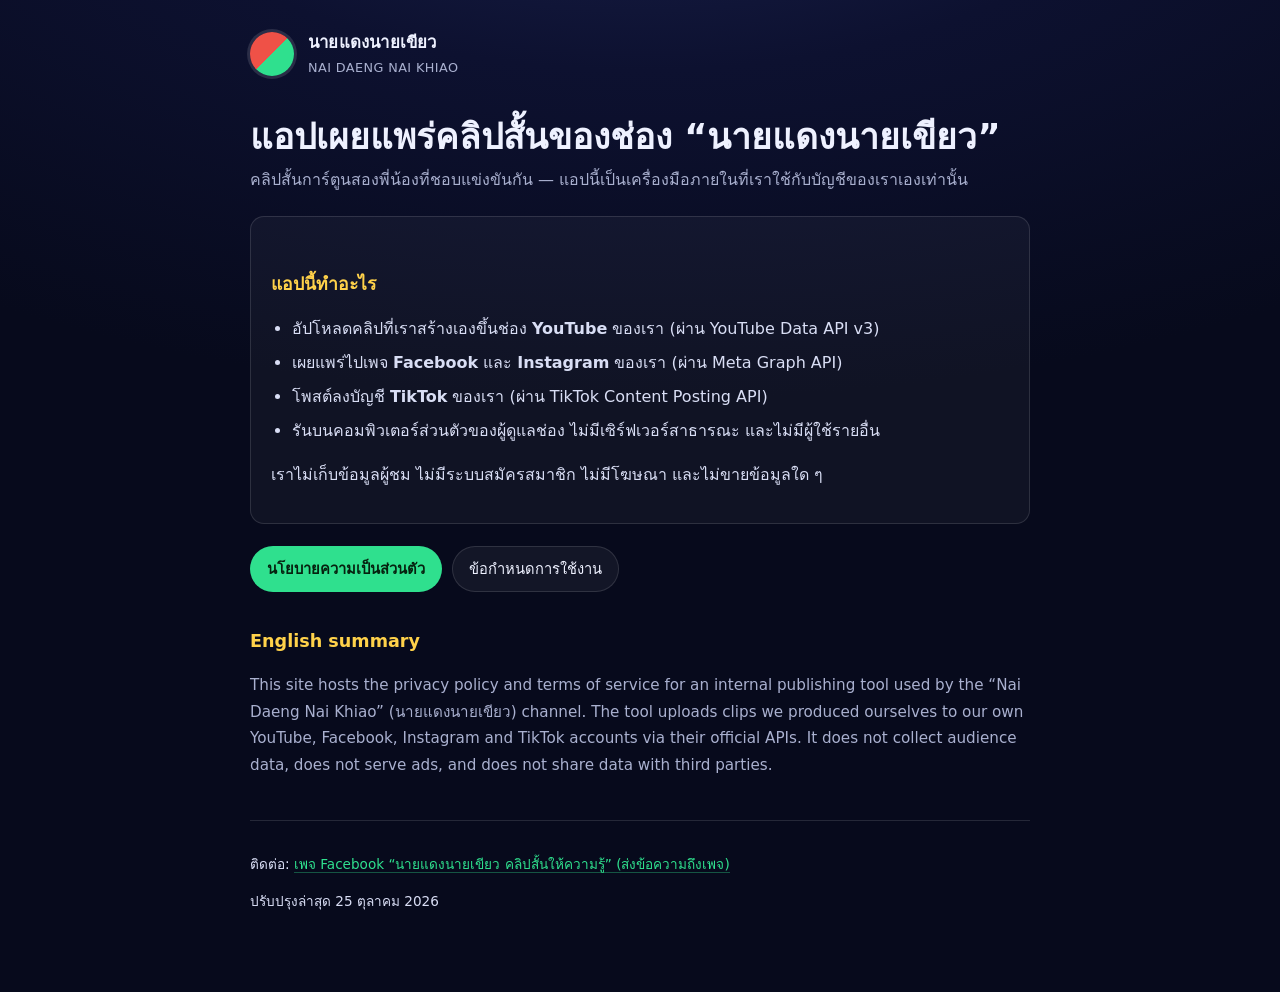
<file: index.html>
<!doctype html>
<html lang="th">
<head>
<meta charset="utf-8">
<meta name="viewport" content="width=device-width, initial-scale=1">
<title>นายแดงนายเขียว · แอปเผยแพร่คลิปสั้น</title>
<meta name="description" content="แอปภายในของช่อง นายแดงนายเขียว สำหรับเผยแพร่คลิปสั้นที่เราสร้างเองขึ้น YouTube, Facebook, Instagram และ TikTok">
<link rel="stylesheet" href="style.css">
</head>
<body>
<main>
  <header class="top">
    <span class="mark" aria-hidden="true"></span>
    <span class="brand">นายแดงนายเขียว<small>NAI DAENG NAI KHIAO</small></span>
  </header>

  <h1>แอปเผยแพร่คลิปสั้นของช่อง “นายแดงนายเขียว”</h1>
  <p class="lead">คลิปสั้นการ์ตูนสองพี่น้องที่ชอบแข่งขันกัน — แอปนี้เป็นเครื่องมือภายในที่เราใช้กับบัญชีของเราเองเท่านั้น</p>

  <div class="card">
    <h2>แอปนี้ทำอะไร</h2>
    <ul>
      <li>อัปโหลดคลิปที่เราสร้างเองขึ้นช่อง <strong>YouTube</strong> ของเรา (ผ่าน YouTube Data API v3)</li>
      <li>เผยแพร่ไปเพจ <strong>Facebook</strong> และ <strong>Instagram</strong> ของเรา (ผ่าน Meta Graph API)</li>
      <li>โพสต์ลงบัญชี <strong>TikTok</strong> ของเรา (ผ่าน TikTok Content Posting API)</li>
      <li>รันบนคอมพิวเตอร์ส่วนตัวของผู้ดูแลช่อง ไม่มีเซิร์ฟเวอร์สาธารณะ และไม่มีผู้ใช้รายอื่น</li>
    </ul>
    <p>เราไม่เก็บข้อมูลผู้ชม ไม่มีระบบสมัครสมาชิก ไม่มีโฆษณา และไม่ขายข้อมูลใด ๆ</p>
  </div>

  <nav class="links">
    <a class="primary" href="privacy.html">นโยบายความเป็นส่วนตัว</a>
    <a href="terms.html">ข้อกำหนดการใช้งาน</a>
  </nav>

  <h2>English summary</h2>
  <p class="en">This site hosts the privacy policy and terms of service for an internal publishing tool used by the
  “Nai Daeng Nai Khiao” (นายแดงนายเขียว) channel. The tool uploads clips we produced ourselves to our own
  YouTube, Facebook, Instagram and TikTok accounts via their official APIs. It does not collect audience data,
  does not serve ads, and does not share data with third parties.</p>

  <footer>
    <p>ติดต่อ: <a href="https://www.facebook.com/1335360219650342" rel="noopener">เพจ Facebook “นายแดงนายเขียว คลิปสั้นให้ความรู้” (ส่งข้อความถึงเพจ)</a></p>
    <p>ปรับปรุงล่าสุด 25 ตุลาคม 2026</p>
  </footer>
</main>
</body>
</html>
</file>
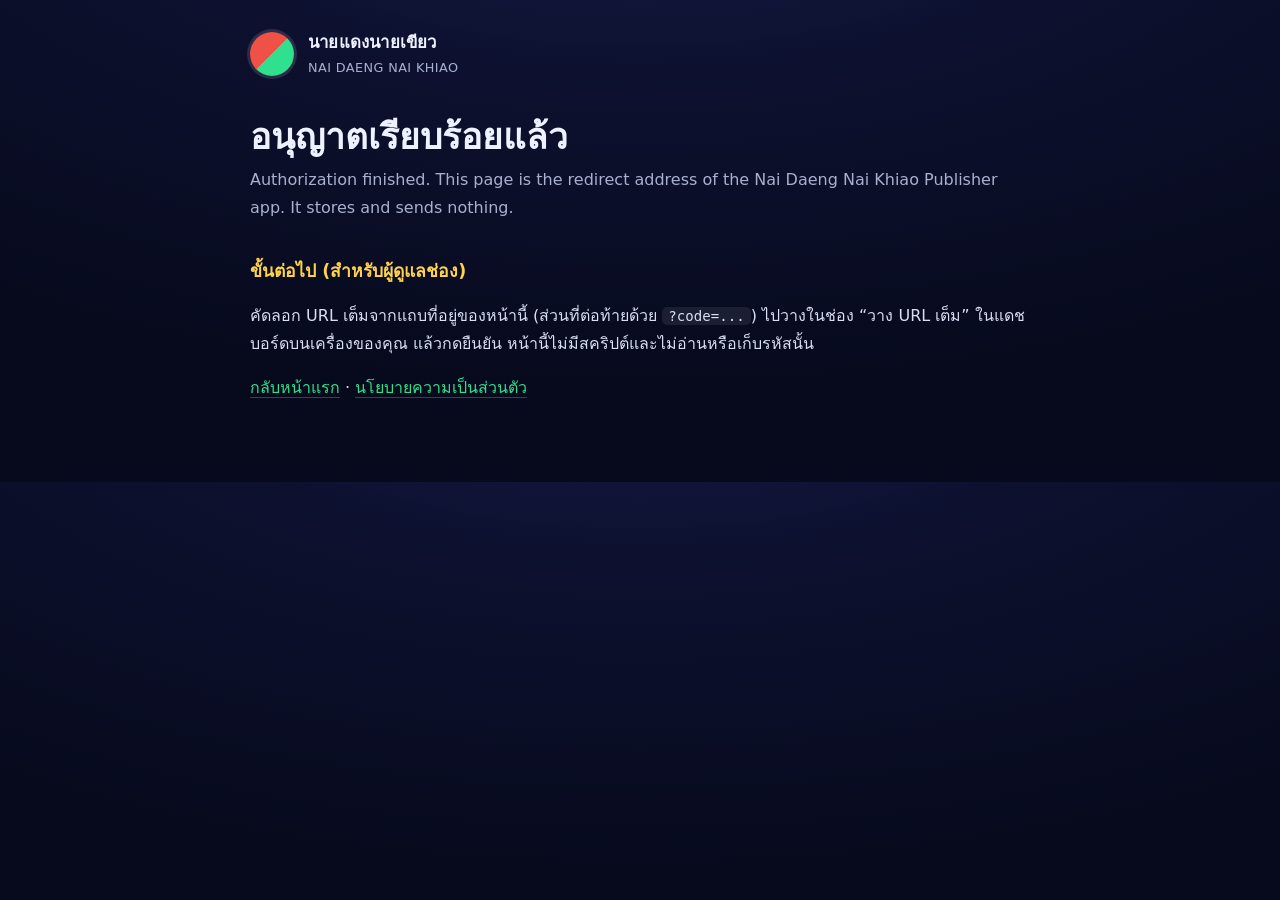
<file: callback.html>
<!doctype html>
<html lang="th">
<head>
<meta charset="utf-8">
<meta name="viewport" content="width=device-width, initial-scale=1">
<meta name="robots" content="noindex">
<meta name="referrer" content="no-referrer">
<title>เชื่อมบัญชีสำเร็จ · นายแดงนายเขียว</title>
<link rel="stylesheet" href="style.css">
</head>
<body>
<main>
  <header class="top">
    <span class="mark" aria-hidden="true"></span>
    <span class="brand">นายแดงนายเขียว<small>NAI DAENG NAI KHIAO</small></span>
  </header>

  <h1>อนุญาตเรียบร้อยแล้ว</h1>
  <p class="lead">Authorization finished. This page is the redirect address of the Nai Daeng Nai Khiao Publisher app. It stores and sends nothing.</p>

  <h2>ขั้นต่อไป (สำหรับผู้ดูแลช่อง)</h2>
  <p>คัดลอก URL เต็มจากแถบที่อยู่ของหน้านี้ (ส่วนที่ต่อท้ายด้วย <code>?code=...</code>) ไปวางในช่อง “วาง URL เต็ม” ในแดชบอร์ดบนเครื่องของคุณ แล้วกดยืนยัน หน้านี้ไม่มีสคริปต์และไม่อ่านหรือเก็บรหัสนั้น</p>

  <p><a href="index.html">กลับหน้าแรก</a> · <a href="privacy.html">นโยบายความเป็นส่วนตัว</a></p>
</main>
</body>
</html>
</file>
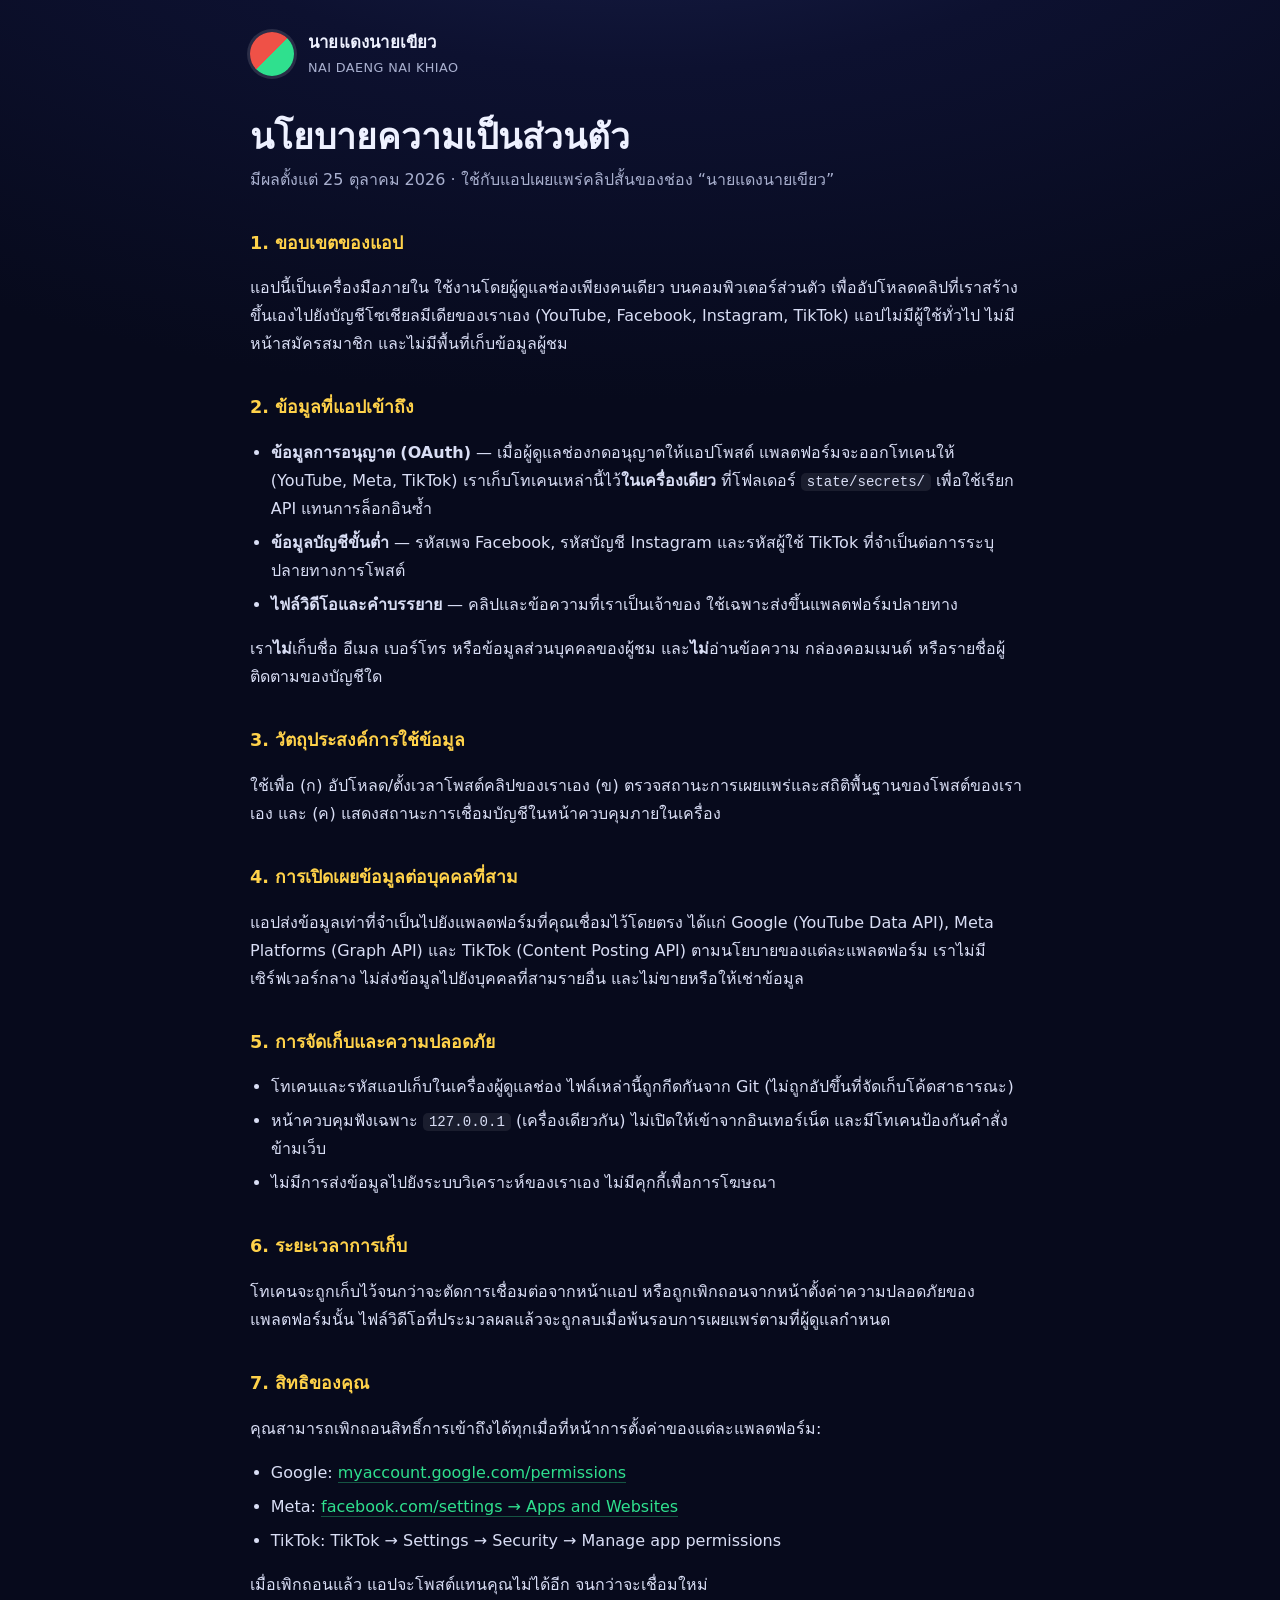
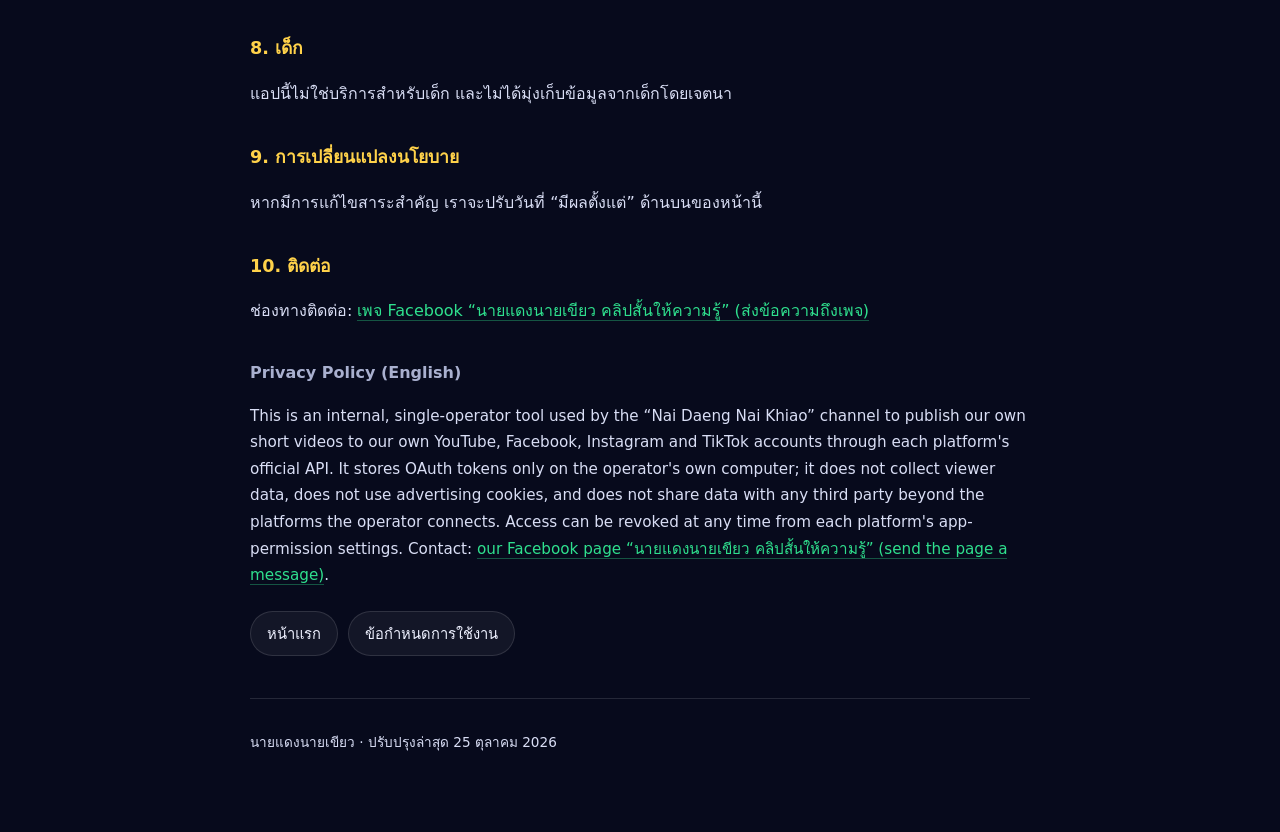
<file: privacy.html>
<!doctype html>
<html lang="th">
<head>
<meta charset="utf-8">
<meta name="viewport" content="width=device-width, initial-scale=1">
<title>นโยบายความเป็นส่วนตัว · นายแดงนายเขียว</title>
<meta name="description" content="นโยบายความเป็นส่วนตัวของแอปเผยแพร่คลิปสั้น ช่องนายแดงนายเขียว">
<link rel="stylesheet" href="style.css">
</head>
<body>
<main>
  <header class="top">
    <span class="mark" aria-hidden="true"></span>
    <span class="brand">นายแดงนายเขียว<small>NAI DAENG NAI KHIAO</small></span>
  </header>

  <h1>นโยบายความเป็นส่วนตัว</h1>
  <p class="lead">มีผลตั้งแต่ 25 ตุลาคม 2026 · ใช้กับแอปเผยแพร่คลิปสั้นของช่อง “นายแดงนายเขียว”</p>

  <h2>1. ขอบเขตของแอป</h2>
  <p>แอปนี้เป็นเครื่องมือภายใน ใช้งานโดยผู้ดูแลช่องเพียงคนเดียว บนคอมพิวเตอร์ส่วนตัว เพื่ออัปโหลดคลิปที่เราสร้างขึ้นเองไปยังบัญชีโซเชียลมีเดียของเราเอง (YouTube, Facebook, Instagram, TikTok) แอปไม่มีผู้ใช้ทั่วไป ไม่มีหน้าสมัครสมาชิก และไม่มีพื้นที่เก็บข้อมูลผู้ชม</p>

  <h2>2. ข้อมูลที่แอปเข้าถึง</h2>
  <ul>
    <li><strong>ข้อมูลการอนุญาต (OAuth)</strong> — เมื่อผู้ดูแลช่องกดอนุญาตให้แอปโพสต์ แพลตฟอร์มจะออกโทเคนให้ (YouTube, Meta, TikTok) เราเก็บโทเคนเหล่านี้ไว้<strong>ในเครื่องเดียว</strong> ที่โฟลเดอร์ <code>state/secrets/</code> เพื่อใช้เรียก API แทนการล็อกอินซ้ำ</li>
    <li><strong>ข้อมูลบัญชีขั้นต่ำ</strong> — รหัสเพจ Facebook, รหัสบัญชี Instagram และรหัสผู้ใช้ TikTok ที่จำเป็นต่อการระบุปลายทางการโพสต์</li>
    <li><strong>ไฟล์วิดีโอและคำบรรยาย</strong> — คลิปและข้อความที่เราเป็นเจ้าของ ใช้เฉพาะส่งขึ้นแพลตฟอร์มปลายทาง</li>
  </ul>
  <p>เรา<strong>ไม่</strong>เก็บชื่อ อีเมล เบอร์โทร หรือข้อมูลส่วนบุคคลของผู้ชม และ<strong>ไม่</strong>อ่านข้อความ กล่องคอมเมนต์ หรือรายชื่อผู้ติดตามของบัญชีใด</p>

  <h2>3. วัตถุประสงค์การใช้ข้อมูล</h2>
  <p>ใช้เพื่อ (ก) อัปโหลด/ตั้งเวลาโพสต์คลิปของเราเอง (ข) ตรวจสถานะการเผยแพร่และสถิติพื้นฐานของโพสต์ของเราเอง และ (ค) แสดงสถานะการเชื่อมบัญชีในหน้าควบคุมภายในเครื่อง</p>

  <h2>4. การเปิดเผยข้อมูลต่อบุคคลที่สาม</h2>
  <p>แอปส่งข้อมูลเท่าที่จำเป็นไปยังแพลตฟอร์มที่คุณเชื่อมไว้โดยตรง ได้แก่ Google (YouTube Data API), Meta Platforms (Graph API) และ TikTok (Content Posting API) ตามนโยบายของแต่ละแพลตฟอร์ม เราไม่มีเซิร์ฟเวอร์กลาง ไม่ส่งข้อมูลไปยังบุคคลที่สามรายอื่น และไม่ขายหรือให้เช่าข้อมูล</p>

  <h2>5. การจัดเก็บและความปลอดภัย</h2>
  <ul>
    <li>โทเคนและรหัสแอปเก็บในเครื่องผู้ดูแลช่อง ไฟล์เหล่านี้ถูกกีดกันจาก Git (ไม่ถูกอัปขึ้นที่จัดเก็บโค้ดสาธารณะ)</li>
    <li>หน้าควบคุมฟังเฉพาะ <code>127.0.0.1</code> (เครื่องเดียวกัน) ไม่เปิดให้เข้าจากอินเทอร์เน็ต และมีโทเคนป้องกันคำสั่งข้ามเว็บ</li>
    <li>ไม่มีการส่งข้อมูลไปยังระบบวิเคราะห์ของเราเอง ไม่มีคุกกี้เพื่อการโฆษณา</li>
  </ul>

  <h2>6. ระยะเวลาการเก็บ</h2>
  <p>โทเคนจะถูกเก็บไว้จนกว่าจะตัดการเชื่อมต่อจากหน้าแอป หรือถูกเพิกถอนจากหน้าตั้งค่าความปลอดภัยของแพลตฟอร์มนั้น ไฟล์วิดีโอที่ประมวลผลแล้วจะถูกลบเมื่อพ้นรอบการเผยแพร่ตามที่ผู้ดูแลกำหนด</p>

  <h2>7. สิทธิของคุณ</h2>
  <p>คุณสามารถเพิกถอนสิทธิ์การเข้าถึงได้ทุกเมื่อที่หน้าการตั้งค่าของแต่ละแพลตฟอร์ม:</p>
  <ul>
    <li>Google: <a href="https://myaccount.google.com/permissions">myaccount.google.com/permissions</a></li>
    <li>Meta: <a href="https://www.facebook.com/settings?tab=applications">facebook.com/settings → Apps and Websites</a></li>
    <li>TikTok: TikTok → Settings → Security → Manage app permissions</li>
  </ul>
  <p>เมื่อเพิกถอนแล้ว แอปจะโพสต์แทนคุณไม่ได้อีก จนกว่าจะเชื่อมใหม่</p>

  <h2>8. เด็ก</h2>
  <p>แอปนี้ไม่ใช่บริการสำหรับเด็ก และไม่ได้มุ่งเก็บข้อมูลจากเด็กโดยเจตนา</p>

  <h2>9. การเปลี่ยนแปลงนโยบาย</h2>
  <p>หากมีการแก้ไขสาระสำคัญ เราจะปรับวันที่ “มีผลตั้งแต่” ด้านบนของหน้านี้</p>

  <h2>10. ติดต่อ</h2>
  <p>ช่องทางติดต่อ: <a href="https://www.facebook.com/1335360219650342" rel="noopener">เพจ Facebook “นายแดงนายเขียว คลิปสั้นให้ความรู้” (ส่งข้อความถึงเพจ)</a></p>

  <section class="en">
    <h2>Privacy Policy (English)</h2>
    <p>This is an internal, single-operator tool used by the “Nai Daeng Nai Khiao” channel to publish our own
    short videos to our own YouTube, Facebook, Instagram and TikTok accounts through each platform's official API.
    It stores OAuth tokens only on the operator's own computer; it does not collect viewer data, does not use
    advertising cookies, and does not share data with any third party beyond the platforms the operator connects.
    Access can be revoked at any time from each platform's app-permission settings. Contact:
    <a href="https://www.facebook.com/1335360219650342" rel="noopener">our Facebook page “นายแดงนายเขียว คลิปสั้นให้ความรู้” (send the page a message)</a>.</p>
  </section>

  <nav class="links">
    <a href="index.html">หน้าแรก</a>
    <a href="terms.html">ข้อกำหนดการใช้งาน</a>
  </nav>

  <footer><p>นายแดงนายเขียว · ปรับปรุงล่าสุด 25 ตุลาคม 2026</p></footer>
</main>
</body>
</html>
</file>
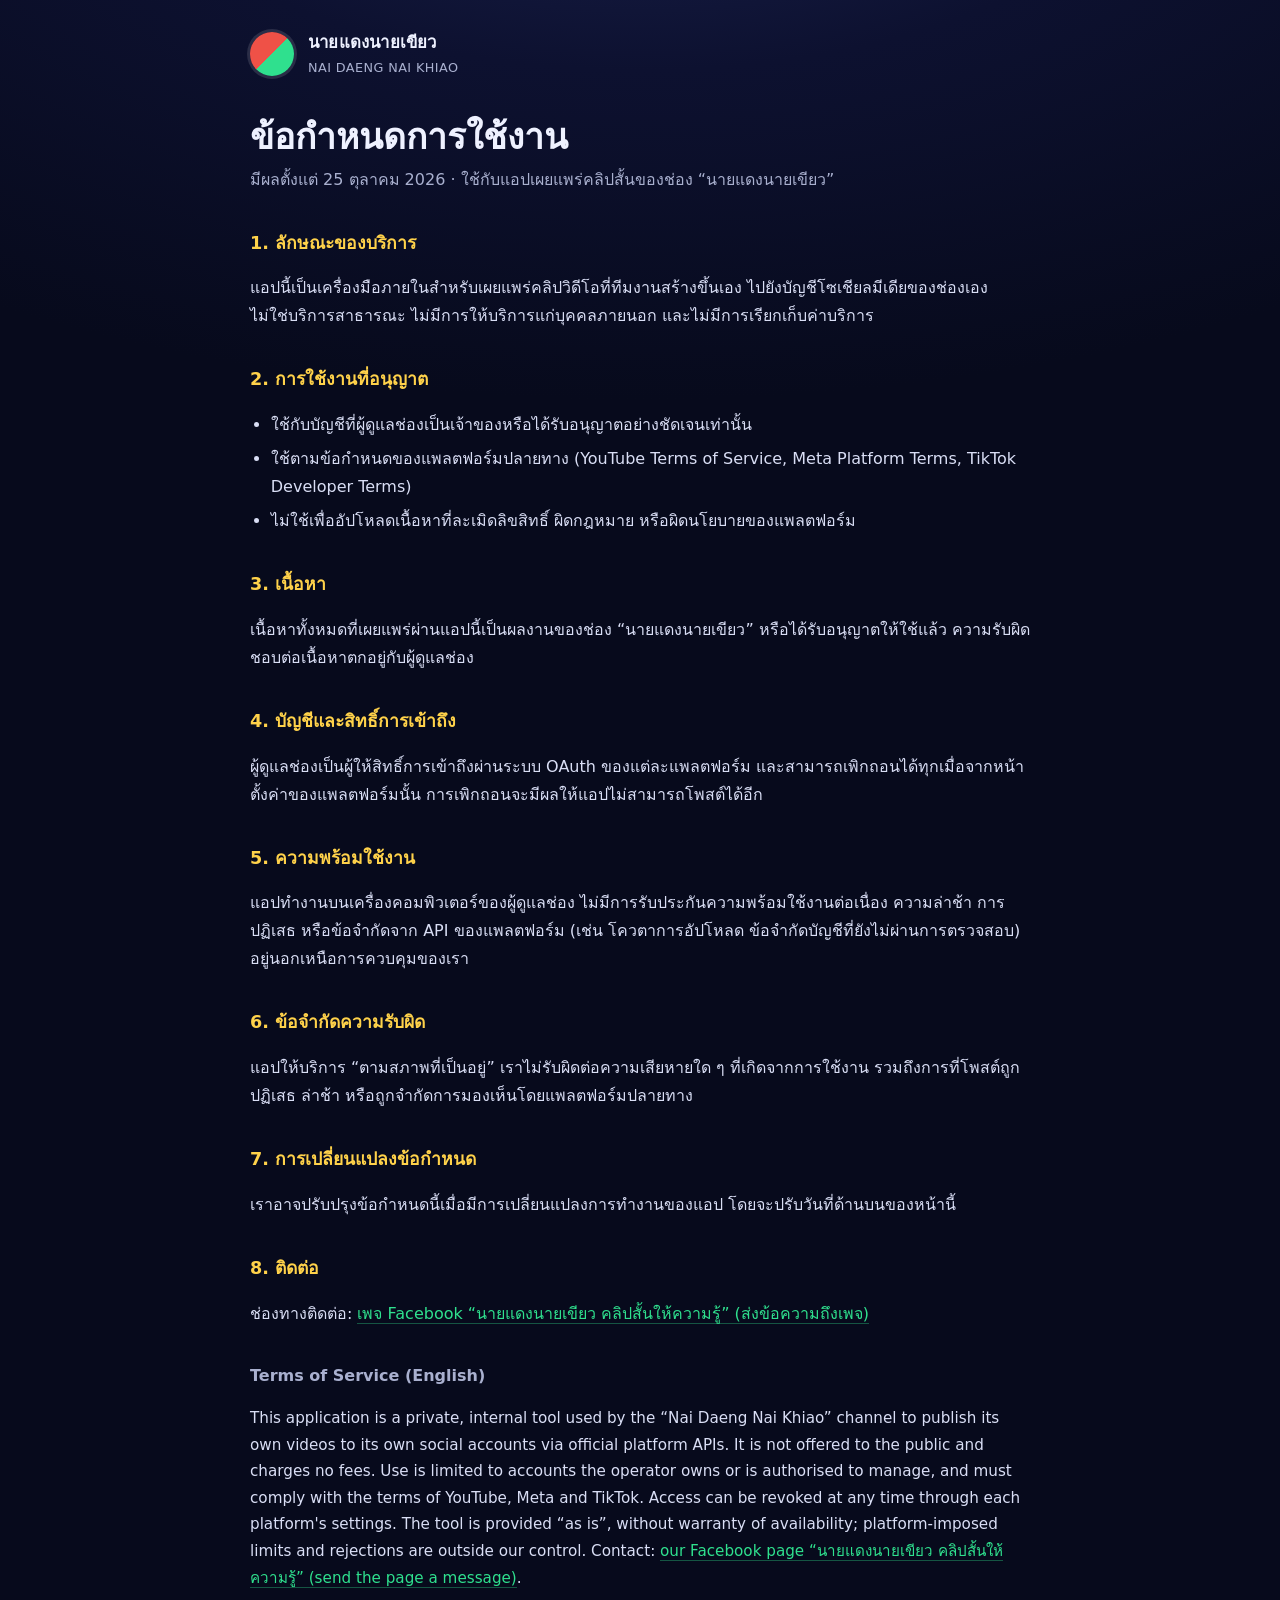
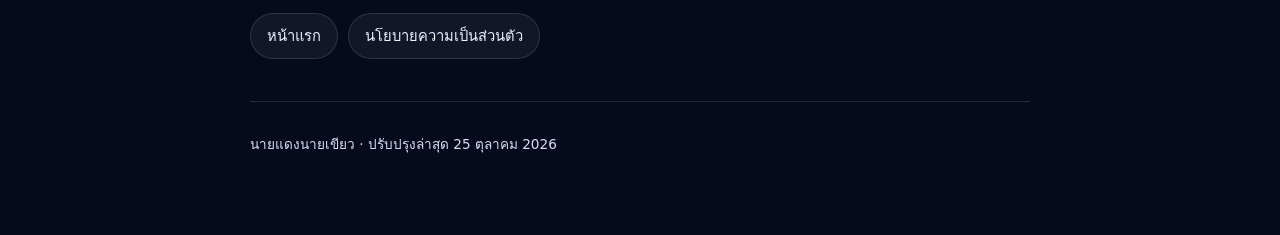
<file: terms.html>
<!doctype html>
<html lang="th">
<head>
<meta charset="utf-8">
<meta name="viewport" content="width=device-width, initial-scale=1">
<title>ข้อกำหนดการใช้งาน · นายแดงนายเขียว</title>
<meta name="description" content="ข้อกำหนดการใช้งานแอปเผยแพร่คลิปสั้น ช่องนายแดงนายเขียว">
<link rel="stylesheet" href="style.css">
</head>
<body>
<main>
  <header class="top">
    <span class="mark" aria-hidden="true"></span>
    <span class="brand">นายแดงนายเขียว<small>NAI DAENG NAI KHIAO</small></span>
  </header>

  <h1>ข้อกำหนดการใช้งาน</h1>
  <p class="lead">มีผลตั้งแต่ 25 ตุลาคม 2026 · ใช้กับแอปเผยแพร่คลิปสั้นของช่อง “นายแดงนายเขียว”</p>

  <h2>1. ลักษณะของบริการ</h2>
  <p>แอปนี้เป็นเครื่องมือภายในสำหรับเผยแพร่คลิปวิดีโอที่ทีมงานสร้างขึ้นเอง ไปยังบัญชีโซเชียลมีเดียของช่องเอง ไม่ใช่บริการสาธารณะ ไม่มีการให้บริการแก่บุคคลภายนอก และไม่มีการเรียกเก็บค่าบริการ</p>

  <h2>2. การใช้งานที่อนุญาต</h2>
  <ul>
    <li>ใช้กับบัญชีที่ผู้ดูแลช่องเป็นเจ้าของหรือได้รับอนุญาตอย่างชัดเจนเท่านั้น</li>
    <li>ใช้ตามข้อกำหนดของแพลตฟอร์มปลายทาง (YouTube Terms of Service, Meta Platform Terms, TikTok Developer Terms)</li>
    <li>ไม่ใช้เพื่ออัปโหลดเนื้อหาที่ละเมิดลิขสิทธิ์ ผิดกฎหมาย หรือผิดนโยบายของแพลตฟอร์ม</li>
  </ul>

  <h2>3. เนื้อหา</h2>
  <p>เนื้อหาทั้งหมดที่เผยแพร่ผ่านแอปนี้เป็นผลงานของช่อง “นายแดงนายเขียว” หรือได้รับอนุญาตให้ใช้แล้ว ความรับผิดชอบต่อเนื้อหาตกอยู่กับผู้ดูแลช่อง</p>

  <h2>4. บัญชีและสิทธิ์การเข้าถึง</h2>
  <p>ผู้ดูแลช่องเป็นผู้ให้สิทธิ์การเข้าถึงผ่านระบบ OAuth ของแต่ละแพลตฟอร์ม และสามารถเพิกถอนได้ทุกเมื่อจากหน้าตั้งค่าของแพลตฟอร์มนั้น การเพิกถอนจะมีผลให้แอปไม่สามารถโพสต์ได้อีก</p>

  <h2>5. ความพร้อมใช้งาน</h2>
  <p>แอปทำงานบนเครื่องคอมพิวเตอร์ของผู้ดูแลช่อง ไม่มีการรับประกันความพร้อมใช้งานต่อเนื่อง ความล่าช้า การปฏิเสธ หรือข้อจำกัดจาก API ของแพลตฟอร์ม (เช่น โควตาการอัปโหลด ข้อจำกัดบัญชีที่ยังไม่ผ่านการตรวจสอบ) อยู่นอกเหนือการควบคุมของเรา</p>

  <h2>6. ข้อจำกัดความรับผิด</h2>
  <p>แอปให้บริการ “ตามสภาพที่เป็นอยู่” เราไม่รับผิดต่อความเสียหายใด ๆ ที่เกิดจากการใช้งาน รวมถึงการที่โพสต์ถูกปฏิเสธ ล่าช้า หรือถูกจำกัดการมองเห็นโดยแพลตฟอร์มปลายทาง</p>

  <h2>7. การเปลี่ยนแปลงข้อกำหนด</h2>
  <p>เราอาจปรับปรุงข้อกำหนดนี้เมื่อมีการเปลี่ยนแปลงการทำงานของแอป โดยจะปรับวันที่ด้านบนของหน้านี้</p>

  <h2>8. ติดต่อ</h2>
  <p>ช่องทางติดต่อ: <a href="https://www.facebook.com/1335360219650342" rel="noopener">เพจ Facebook “นายแดงนายเขียว คลิปสั้นให้ความรู้” (ส่งข้อความถึงเพจ)</a></p>

  <section class="en">
    <h2>Terms of Service (English)</h2>
    <p>This application is a private, internal tool used by the “Nai Daeng Nai Khiao” channel to publish its own
    videos to its own social accounts via official platform APIs. It is not offered to the public and charges no
    fees. Use is limited to accounts the operator owns or is authorised to manage, and must comply with the terms
    of YouTube, Meta and TikTok. Access can be revoked at any time through each platform's settings. The tool is
    provided “as is”, without warranty of availability; platform-imposed limits and rejections are outside our
    control. Contact: <a href="https://www.facebook.com/1335360219650342" rel="noopener">our Facebook page “นายแดงนายเขียว คลิปสั้นให้ความรู้” (send the page a message)</a>.</p>
  </section>

  <nav class="links">
    <a href="index.html">หน้าแรก</a>
    <a href="privacy.html">นโยบายความเป็นส่วนตัว</a>
  </nav>

  <footer><p>นายแดงนายเขียว · ปรับปรุงล่าสุด 25 ตุลาคม 2026</p></footer>
</main>
</body>
</html>
</file>
<file: style.css>
:root {
  --navy: #0d1130;
  --navy-deep: #070a1c;
  --ink: #eef1ff;
  --dim: #a9b0cf;
  --green: #2fe08e;
  --yellow: #ffd24a;
  --red: #ef5147;
  --line: rgba(255, 255, 255, .12);
}

* { box-sizing: border-box; }

body {
  margin: 0;
  padding: 0 20px 64px;
  background: radial-gradient(1200px 600px at 50% -200px, #1b2350 0%, var(--navy) 45%, var(--navy-deep) 100%);
  color: var(--ink);
  font: 16px/1.75 "Leelawadee UI", "Segoe UI", system-ui, sans-serif;
  -webkit-font-smoothing: antialiased;
}

main { max-width: 780px; margin: 0 auto; }

header.top {
  display: flex;
  align-items: center;
  gap: 14px;
  padding: 28px 0 8px;
}

.mark {
  width: 44px;
  height: 44px;
  border-radius: 50%;
  background: linear-gradient(135deg, var(--red) 0 50%, var(--green) 50% 100%);
  box-shadow: 0 0 0 3px rgba(255, 255, 255, .12);
  flex: none;
}

.brand { font-weight: 700; font-size: 1.05rem; letter-spacing: .2px; }
.brand small { display: block; color: var(--dim); font-weight: 400; font-size: .8rem; letter-spacing: .4px; }

h1 {
  font-size: clamp(1.6rem, 4vw, 2.2rem);
  line-height: 1.3;
  margin: 26px 0 6px;
}

h2 {
  font-size: 1.1rem;
  margin: 34px 0 8px;
  color: var(--yellow);
}

p, li { color: #d9def5; }
.lead { color: var(--dim); margin-top: 0; }

ul { padding-left: 1.3em; }
li { margin: 6px 0; }

a { color: var(--green); text-decoration: none; border-bottom: 1px solid rgba(47, 224, 142, .35); }
a:hover { border-bottom-color: var(--green); }

.card {
  margin: 22px 0;
  padding: 18px 20px;
  background: rgba(255, 255, 255, .04);
  border: 1px solid var(--line);
  border-radius: 14px;
}

nav.links { display: flex; flex-wrap: wrap; gap: 10px; margin: 22px 0 0; }

nav.links a {
  display: inline-block;
  padding: 9px 16px;
  border: 1px solid var(--line);
  border-radius: 999px;
  background: rgba(255, 255, 255, .05);
  color: var(--ink);
  font-size: .92rem;
}

nav.links a.primary { background: var(--green); color: #06210f; border-color: transparent; font-weight: 600; }

.en { color: var(--dim); font-size: .95rem; }
.en h2 { color: var(--dim); font-size: 1rem; }

footer {
  margin-top: 42px;
  padding-top: 18px;
  border-top: 1px solid var(--line);
  color: var(--dim);
  font-size: .85rem;
}

.todo {
  color: var(--yellow);
  border-bottom: 1px dashed currentColor;
}

code {
  background: rgba(255, 255, 255, .08);
  border-radius: 5px;
  padding: 1px 6px;
  font-size: .88em;
}
</file>
